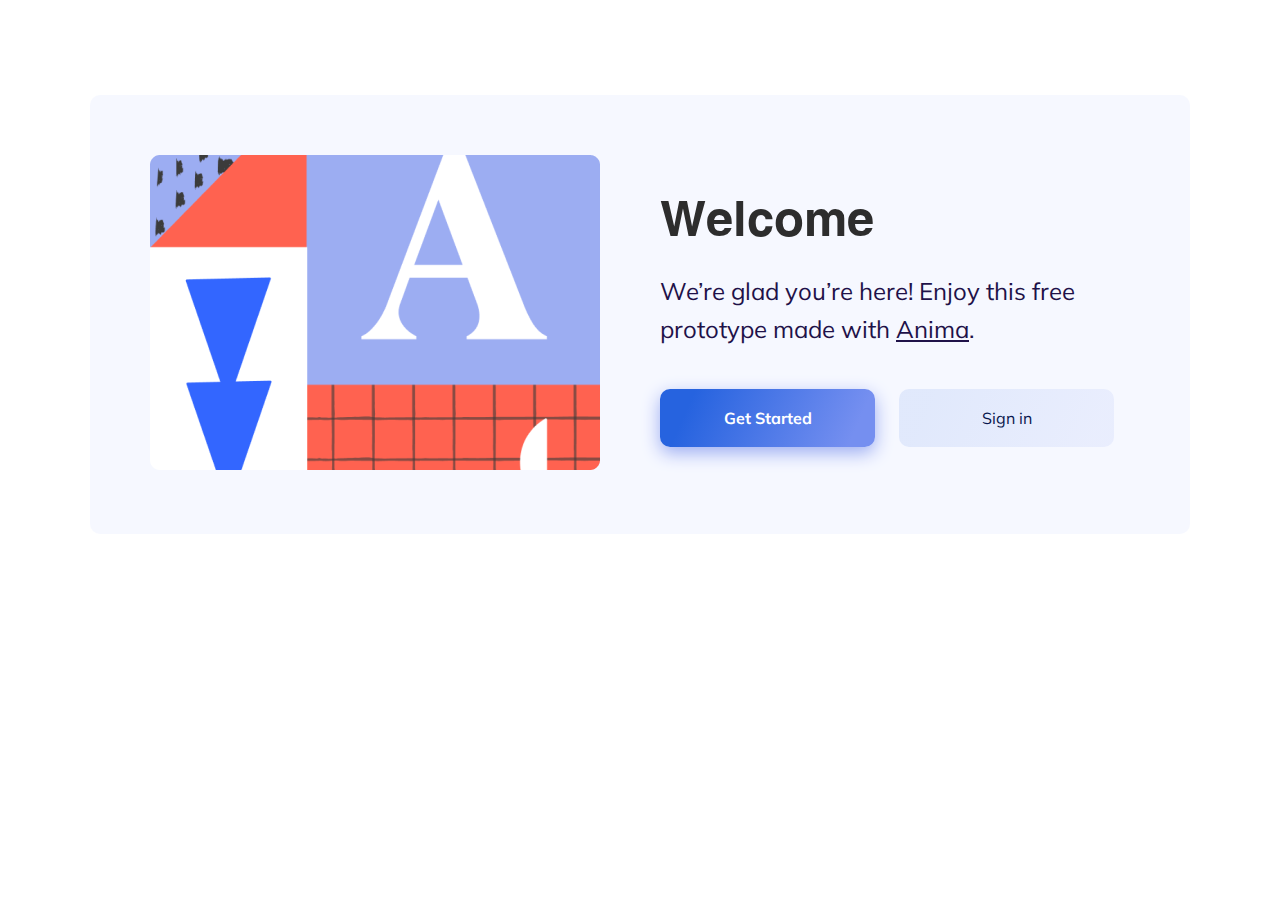
<file: index.html>
<!DOCTYPE html>
<html lang="en">
  <head>
    <meta charset="UTF-8" />
    <meta http-equiv="X-UA-Compatible" content="IE=edge" />
    <meta name="viewport" content="width=device-width, initial-scale=1.0" />
    <link rel="stylesheet" href="css/main.css" />
    <link rel="stylesheet" href="css/home.css" />
    <title>Home</title>
  </head>
  <body>
    <main>
      <div class="container">
        <div class="wrapper">
          <figure>
            <img src="./assets/images/Home/welcome.png" alt="welcome" />
          </figure>
          <div class="info">
            <h1>welcome</h1>
            <p>
              We’re glad you’re here! Enjoy this free prototype made with
              <u>Anima</u>.
            </p>
            <a href="./register.html" class="btn btn-primary">Get Started</a>
            <a href="#" class="btn btn-secondery">Sign in</a>
          </div>
        </div>
      </div>
    </main>
  </body>
</html>
</file>
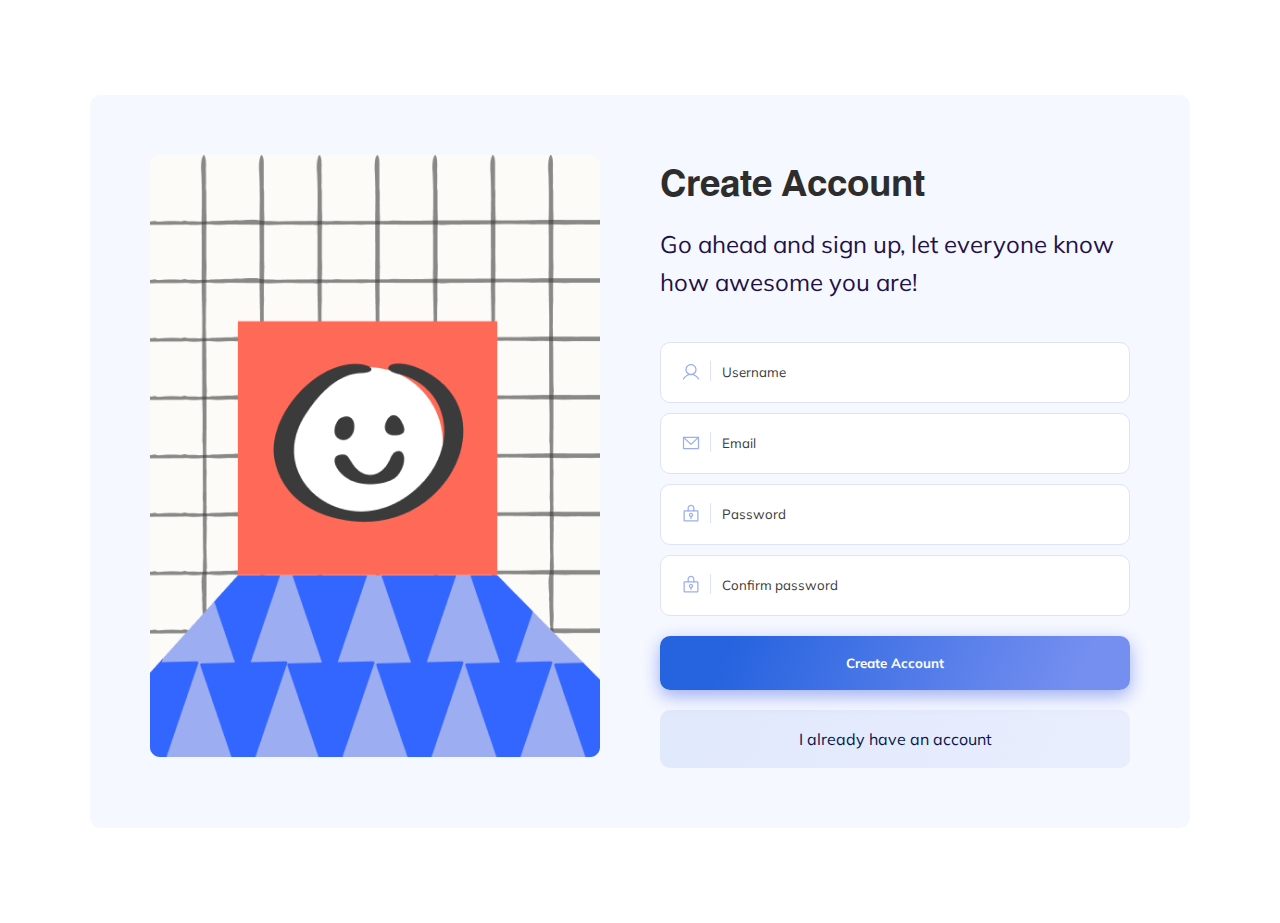
<file: register.html>
<!DOCTYPE html>
<html lang="en">
  <head>
    <meta charset="UTF-8" />
    <meta http-equiv="X-UA-Compatible" content="IE=edge" />
    <meta name="viewport" content="width=device-width, initial-scale=1.0" />
    <link rel="stylesheet" href="css/main.css" />
    <link rel="stylesheet" href="css/register.css" />
    <title>register</title>
  </head>
  <body>
    <main>
      <div class="container">
        <div class="wrapper">
          <figure>
            <img src="./assets/images/Register/smile.png" alt="smile" />
          </figure>
          <div class="info">
            <div class="text">
              <h1>create account</h1>
              <p>
                Go ahead and sign up, let everyone know how awesome you are!
              </p>
            </div>
            <form id="my-form" action="">
              <div class="input-cont">
                <input
                  type="text"
                  id="user-name-input"
                  placeholder="Username"
                />
                <div class="error"></div>
              </div>
              <div class="input-cont">
                <input type="email" id="email-input" placeholder="Email" />
                <div class="error"></div>
              </div>
              <div class="input-cont">
                <input
                  type="password"
                  id="password-input"
                  placeholder="Password"
                />
                <div class="error"></div>
              </div>
              <div class="input-cont">
                <input
                  type="password"
                  id="confirm-password-input"
                  placeholder="Confirm password"
                />
                <div class="error"></div>
              </div>
              <button id="submit-btn" class="btn btn-primary" type="submit">
                Create Account
              </button>
              <a class="btn btn-secondery" href="#"
                >I already have an account</a
              >
            </form>
          </div>
        </div>
      </div>
    </main>
    <script src="js/main.js"></script>
  </body>
</html>
</file>
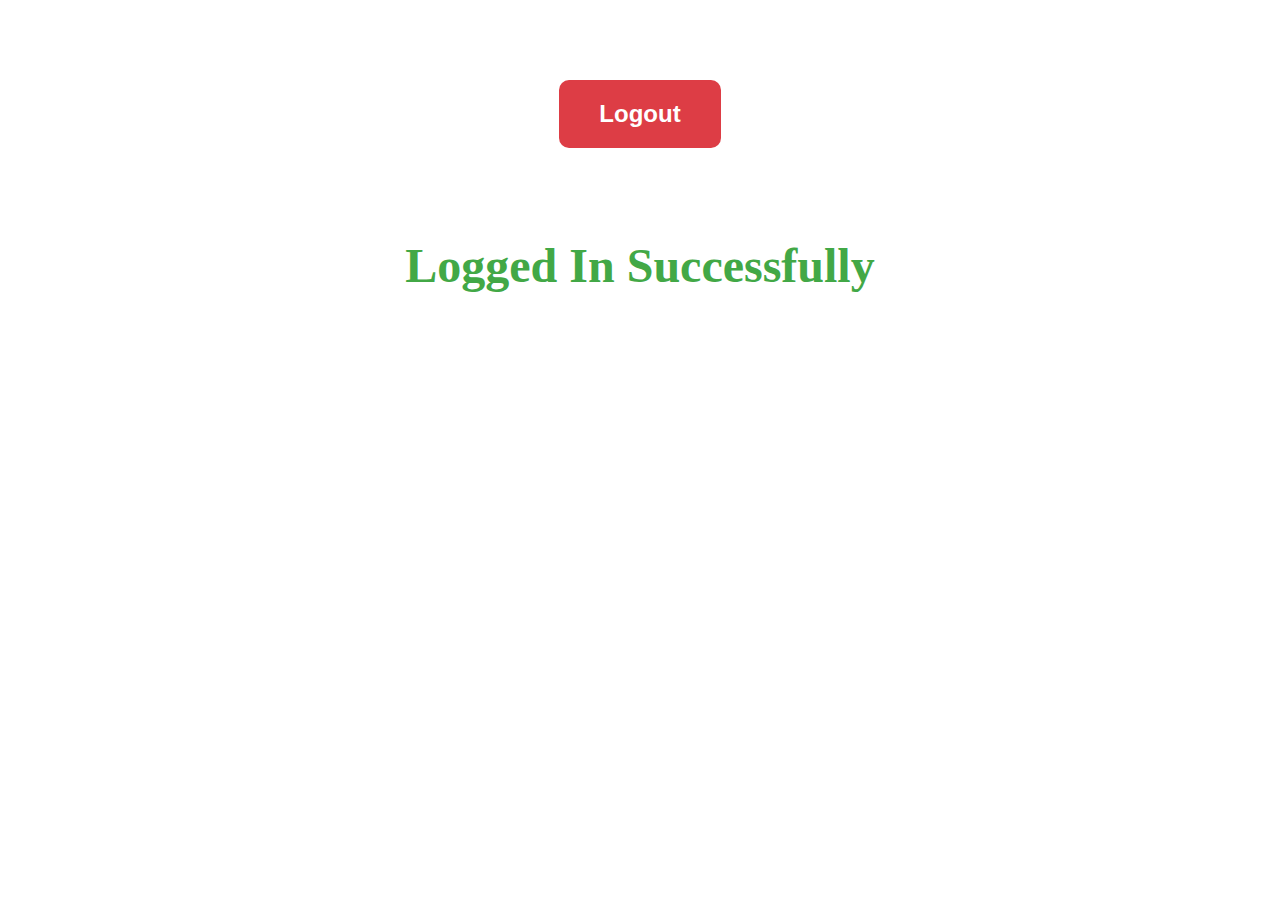
<file: success.html>
<!DOCTYPE html>
<html lang="en">
  <head>
    <meta charset="UTF-8" />
    <meta http-equiv="X-UA-Compatible" content="IE=edge" />
    <meta name="viewport" content="width=device-width, initial-scale=1.0" />
    <link rel="stylesheet" href="css/success.css" />
    <title>success</title>
  </head>
  <body>
    <div class="wrapper">
      <button>Logout</button>
      <p id="email"></p>
      <h1>logged in successfully</h1>
    </div>
  </body>
  <script src="js/success.js"></script>
</html>
</file>
<file: css/main.css>
/*  Start Global Rules  */
* {
  margin: 0;
  padding: 0;
  box-sizing: border-box;
}
@font-face {
  font-family: "Abdoullah Ashgar EL-kharef";
  src: url("../assets/fonts/AbdoullahAshgarEL-kharefRegular/Abdoullah Ashgar EL-kharef Regular.ttf");
}
@font-face {
  font-family: "Mulish-Regular";
  src: url("../assets/fonts/Mulish/static/Mulish-Regular.ttf");
}
@font-face {
  font-family: "Mulish-Bold";
  src: url("../assets/fonts/Mulish/static/Mulish-Bold.ttf");
}

.container {
  padding: 0px 20px;
  margin: 95px auto;
}
/*  End Global Rules  */
.wrapper {
  background-color: rgba(245, 247, 255, 0.85);
  border-radius: 10px;
  padding: 60px;
  display: flex;
  justify-content: space-between;
}

.wrapper .info {
  margin: 26px 0 0 60px;
}
.wrapper h1 {
  text-transform: capitalize;
  font-family: "Abdoullah Ashgar EL-kharef";
  color: #2d2d2d;
  font-weight: lighter;
  margin-bottom: 5px;
}
.wrapper p {
  font-family: "Mulish-Regular";
  font-size: 24px;
  margin-bottom: 40px;
  line-height: 160%;
  color: #1f1249;
}
.wrapper .btn {
  padding: 19px 63px;
  border: none;
  border-radius: 10px;
  text-align: center;
  text-decoration: none;
  display: inline-block;
  cursor: pointer;
}
.wrapper .btn-primary {
  background: linear-gradient(113.87deg, #2663df 14.81%, #758ff0 88.76%);
  box-shadow: 0px 6px 18px #9cadf2;
  color: #fff;
  font-family: "Mulish-Bold";
  margin-right: 20px;
}

.wrapper .btn-secondery {
  background: linear-gradient(
    113.87deg,
    rgba(38, 99, 223, 0.1) 14.81%,
    rgba(117, 143, 240, 0.1) 88.76%
  );
  font-family: "Mulish-Regular";
  color: #08174e;
}

/* media query for all devices */
@media (max-width: 575.99px) {
  /* extra Small Screen Rules  */
  .container {
    width: 100%;
  }
  .wrapper {
    flex-direction: column;
    align-items: center;
    padding: 60px 30px;
    text-align: center;
  }
  .wrapper .info {
    margin: 0;
  }
  .wrapper figure {
    width: 80%;
    height: 80%;
  }
  .wrapper figure img {
    width: 100%;
    height: 100%;
    margin-bottom: 40px;
  }
}
@media (min-width: 576px) and (max-width: 767px) {
  /* mobile Screen Rules  */
  .container {
    width: 540px;
  }
  .wrapper {
    flex-direction: column;
    align-items: center;
    padding: 60px 30px;
    text-align: center;
  }
  .wrapper .info {
    margin: 0;
  }
  .wrapper figure img {
    width: 315px;
    height: 315px;
    margin-bottom: 40px;
  }
}
@media (min-width: 768px) and (max-width: 991px) {
  /* Tablet Screen Rules  */
  .container {
    width: 750px;
  }
  .wrapper {
    padding: 60px 40px;
    text-align: center;
  }
  .wrapper .info {
    margin: 26px 0 0 40px;
  }
}
@media (min-width: 992px) and (max-width: 1199px) {
  /* Large Screen Rules  */
  .container {
    width: 960px;
  }
}
@media (max-width: 1050px) {
  .wrapper p {
    font-size: 16px;
  }
  .wrapper .btn-primary {
    margin-bottom: 20px;
  }
  .wrapper .btn {
    width: 100%;
  }
}
@media (min-width: 1200px) and (max-width: 1399px) {
  /* X-Large Screen Rules  */
  .container {
    width: 1140px;
  }
  .wrapper .btn {
    min-width: 215px;
  }
}
@media (min-width: 1400px) {
  /* XX-Large Screen Rules  */
  .container {
    width: 1320px;
  }
}
</file>
<file: css/home.css>
.wrapper h1 {
  font-size: 56px;
}
/* Start media query */
@media (min-width: 768px) and (max-width: 991px) {
  /* Tablet Screen Rules  */
  .wrapper figure img {
    width: 317px;
    height: 315px;
  }
}
@media (min-width: 992px) {
  .wrapper figure img {
    width: 450px;
    height: 315px;
  }
}
@media (max-width: 1050px) {
  .wrapper h1 {
    font-size: 42px;
  }
}
/* End media query */
</file>
<file: css/register.css>
.wrapper .info {
  margin-top: 0;
}
.wrapper h1 {
  font-size: 42px;
}
.wrapper p {
  padding-right: 14px;
}
.input-cont {
  position: relative;
}
.input-cont::after {
  content: url(../assets/images/Register/Divider.svg);
  position: absolute;
  left: 50px;
  top: 19px;
}
input {
  width: 100%;
  padding: 22px 61px;
  border: 1px solid #dbe3ff;
  border-radius: 10px;
  background-repeat: no-repeat;
  background-position: 20px 19px;
}
#user-name-input {
  background-image: url("../assets/images/Register/User.svg");
}
#email-input {
  background-image: url("../assets/images/Register/EnvelopeSimple.svg");
}
input[type="password"] {
  background-image: url("../assets/images/Register/LockKey.svg");
}
input:focus {
  outline: none;
}
input::placeholder {
  color: #3b3b3b;
  font-family: "Mulish-Regular";
}
.input-cont .error {
  font-family: "Mulish-Bold";
  margin: 0 0 10px 15px;
  color: #dd3d45;
}
input.danger-border {
  border-color: #dd3d45;
}
input.success-border {
  border-color: #42a846;
}
.wrapper .btn {
  width: 100%;
  text-align: center;
}
.wrapper .btn-primary {
  margin-top: 10px;
}
.wrapper .btn-secondery {
  margin-top: 20px;
}
/* Start media query */
@media (min-width: 768px) and (max-width: 991px) {
  /* Tablet Screen Rules  */
  .wrapper figure img {
    width: 317px;
    height: 562px;
  }
}
@media (min-width: 992px) {
  .wrapper figure img {
    width: 450px;
    height: 602px;
  }
}
@media (max-width: 1050px) {
  .wrapper h1 {
    font-size: 32px;
  }
}
/* End media query */
</file>
<file: css/success.css>
.wrapper {
  text-align: center;
  margin-top: 80px;
}
button {
  padding: 20px 40px;
  background-color: #dd3d45;
  color: #fff;
  border: none;
  font-size: 1.5rem;
  font-weight: bolder;
  border-radius: 10px;
  cursor: pointer;
  margin-bottom: 50px;
}

p {
  color: #42a846;
  font-size: 2.5rem;
}
h1 {
  text-transform: capitalize;
  color: #42a846;
  font-size: 3rem;
  font-weight: bolder;
}
</file>
